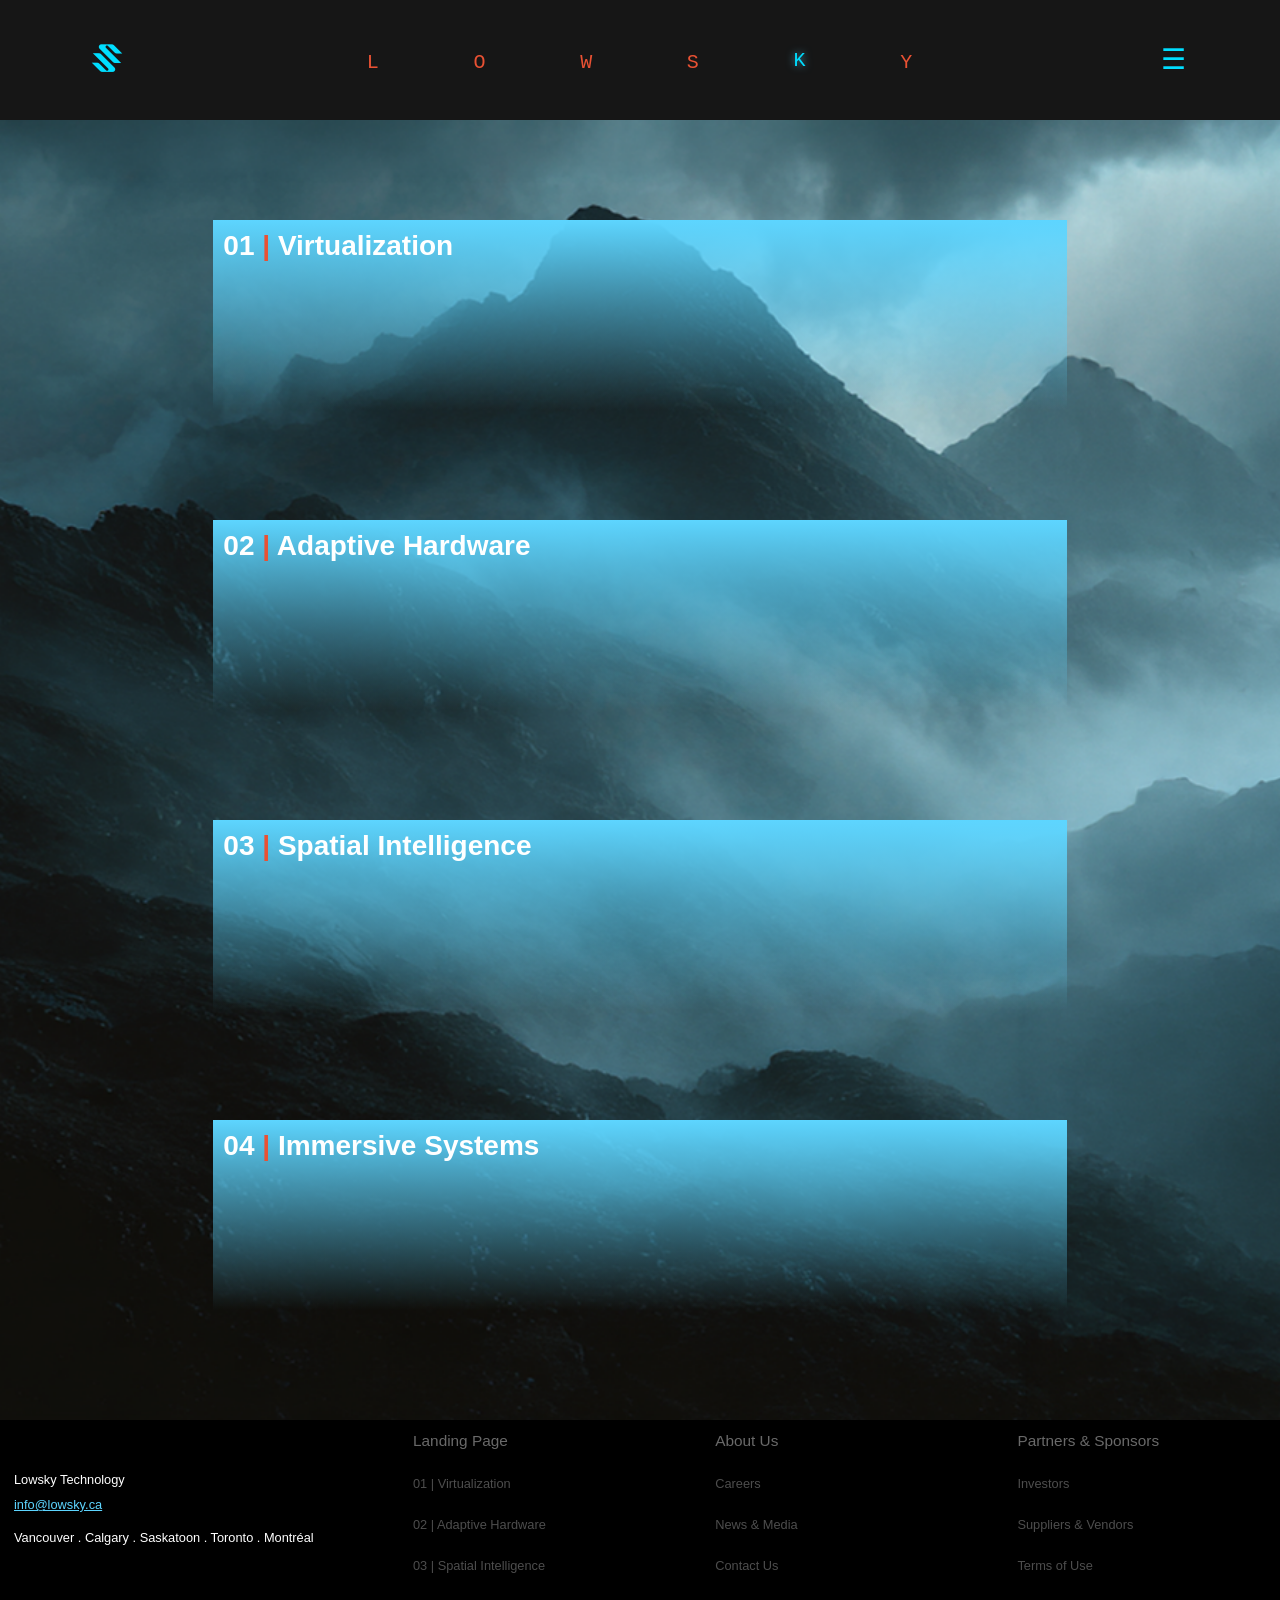
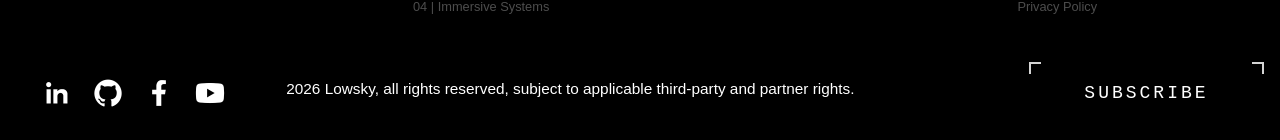
<file: kernels.html>
<!DOCTYPE html>
<html lang="en">

<!-- ================= KERNELS ================= -->
<head>
    <meta charset="UTF-8">
    <meta name="viewport" content="width=device-width, initial-scale=1.0">
    <title>Lowsky</title>
    <link rel="stylesheet" href="style.css">
</head>
	
<body class="page-kernels">

<!-- ================================== SECTION 1: HEADER ================================== -->
    <header class="page-nav">
		
<!-- ================= 1A: LOGO ================= -->
		<a href="stampede.html" class="nav-logo-link">
			<img 
	    		src="logo_s-mono_c-deff_s-XS_t-100.png"
        		alt="Lowsky logo"
        		class="nav-logo">
    	</a>
<!-- ================= 1B: NAV TABLE ================= -->		
    	<nav class="nav-table">
        	<span class="nav-border-left"></span>
			<a href="index.html" class="nav-item">
			<span class="nav-letter">L</span>
			</a>
    		<a href="operations.html" class="nav-item">
			<span class="nav-letter">O</span>
			</a>
    		<a href="wardens.html" class="nav-item">		
			<span class="nav-letter">W</span>
			</a>
			<a href="simulations.html" class="nav-item">
			<span class="nav-letter">S</span>
			</a>
			<a href="kernels.html" class="nav-item active">	
			<span class="nav-letter">K</span>
			</a>
			<a href="yottabytes.html" class="nav-item"> 		
			<span class="nav-letter">Y</span>
			</a>
			<span class="nav-border-right"></span>
    	</nav>
		
<!-- ================= 1C: HAM MENU ================= -->		
    	<button class="hamburger-menu" aria-label="Open menu">
        	☰
    	</button>
	</header>
	
<!-- ================================== SECTION 2: MAIN ================================== -->
    <main class="page-frame">
        <div class="image-overlay">
		</div>
		<div class="sidebarleft"> 
		</div>
		<div class="sidebarright"> 
		</div>
		
		<div class="c3810r234">
			<sh1> 01
			<span class="h1org"> |</span>
			Virtualization
			</sh1>			
		</div>
		<div class="c3810r537">
			<sh1> 02
			<span class="h1org"> |</span>
			Adaptive Hardware
			</sh1>			
		</div>
		<div class="c3810r8310">
			<sh1> 03
			<span class="h1org"> |</span>
			Spatial Intelligence
			</sh1>			
		</div>		
		<div class="c3810r11313">
			<sh1> 04
			<span class="h1org"> |</span>
			Immersive Systems
			</sh1>			
		</div>
		
    </main>
	
<!-- ================================== SECTION 3: FOOTER ================================== -->
<section class="area area-4">

    <footer class="site-footer">
        
		<div class="footer-top">			
  
			<!-- COLUMN 1 -->
            <div class="footer-column footer-brand">
                <div class="footer-brand-bottom">
                    <p>Lowsky Technology</p>
                    <a href="mailto:info@lowsky.ca">info@lowsky.ca</a>
					<br></br>
                    <p>Vancouver . Calgary . Saskatoon . Toronto . Montréal</p>
                </div>
            </div>
   
			<!-- COLUMN 2 -->
            <div class="footer-column">
                <a href="index.html"><f1>Landing Page</f1></a>
                <a href="#">01 | Virtualization</a>
                <a href="#">02 | Adaptive Hardware</a>
                <a href="#">03 | Spatial Intelligence</a>
                <a href="#">04 | Immersive Systems</a>
            </div>

			<!-- COLUMN 3 -->
            <div class="footer-column">
                <a href="#"><f1>About Us</f1></a>
                <a href="#">Careers</a>
                <a href="#">News &amp; Media</a>
                <a href="#">Contact Us</a>
            </div>			
 
			<!-- COLUMN 4 -->
            <div class="footer-column">
                <a href="#"><f1>Partners &amp; Sponsors</f1></a>
                <a href="#">Investors</a>
                <a href="#">Suppliers &amp; Vendors</a>                
				<a href="#">Terms of Use</a>
                <a href="#">Privacy Policy</a>
            </div>
        </div>
        
		<div class="footer-bottom">

            <!-- SOCIAL ICON AREA -->
            <div class="footer-social">
                <a href="#">
					<img src="whtrs_link-1.png" alt="LinkedIn">
				</a>
                <a href="#">
					<img src="whtrs_gith-1.png" alt="GitHub">
				</a>
                 <a href="#">
					<img src="whtrs_fb-1.png" alt="Facebook">
				</a>
                <a href="#">
					<img src="whtrs_yt-1.png" alt="YouTube">
				</a>
                <!--
				<a href="mailto:info@lowsky.ca">
					<img src="whtrs_email-1.png" alt="E-Mail">
				</a>
				-->
            </div> 

            <!-- COPYRIGHT -->
            <div class="footer-copyright">
                <p>2026 Lowsky, all rights reserved, subject to applicable third-party and partner rights.</p>
            </div>
			
			<!-- SUBSCRIBE -->
            <div class="footer-subscribe">
                <button class="subscribe-button">
                    SUBSCRIBE
                </button>
            </div>

        </div>
    </footer>

</section>
	
</body>
</html>
</file>
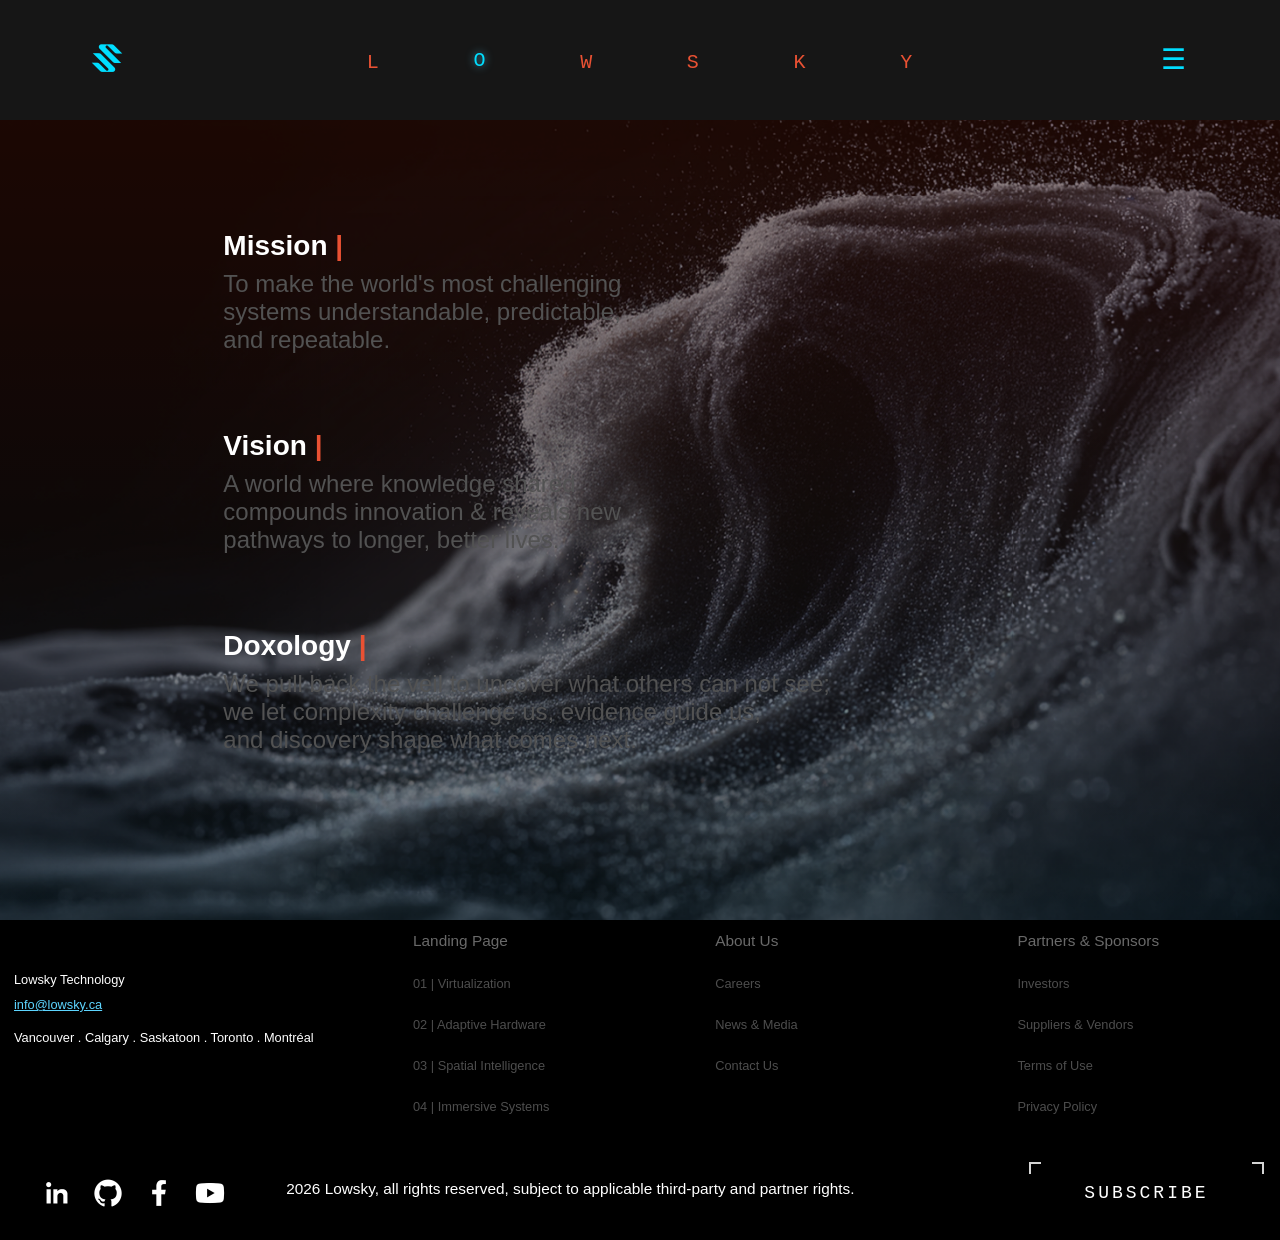
<file: operations.html>
<!DOCTYPE html>
<html lang="en">

<!-- ================= OPS ================= -->
<head>
    <meta charset="UTF-8">
    <meta name="viewport" content="width=device-width, initial-scale=1.0">
    <title>Lowsky</title>
    <link rel="stylesheet" href="style.css">
</head>
	
<body class="page-operations">

<!-- ================================== SECTION 1: HEADER ================================== -->
    <header class="page-nav">
		
<!-- ================= 1A: LOGO ================= -->
		<a href="stampede.html" class="nav-logo-link">
			<img 
	    		src="logo_s-mono_c-deff_s-XS_t-100.png"
        		alt="Lowsky logo"
        		class="nav-logo">
    	</a>
<!-- ================= 1B: NAV TABLE ================= -->		
    	<nav class="nav-table">
        	<span class="nav-border-left"></span>
			<a href="index.html" class="nav-item">
			<span class="nav-letter">L</span>
			</a>
    		<a href="operations.html" class="nav-item active">
			<span class="nav-letter">O</span>
			</a>
    		<a href="wardens.html" class="nav-item">		
			<span class="nav-letter">W</span>
			</a>
			<a href="simulations.html" class="nav-item">
			<span class="nav-letter">S</span>
			</a>
			<a href="kernels.html" class="nav-item">	
			<span class="nav-letter">K</span>
			</a>
			<a href="yottabytes.html" class="nav-item"> 		
			<span class="nav-letter">Y</span>
			</a>
			<span class="nav-border-right"></span>
    	</nav>
		
<!-- ================= 1C: HAM MENU ================= -->		
    	<button class="hamburger-menu" aria-label="Open menu">
        	☰
    	</button>
	</header>
	
<!-- ========================================================================================================================================== -->
<!-- =========================================================== SECTION 2: MAIN =========================================================== -->
<!-- ========================================================================================================================================== -->
    <main class="page-frame">
        <div class="image-overlay">
		</div>
		<div class="sidebarleft"> 
		</div>
		<div class="sidebarright"> 
		</div>

		<!-- MISSION STATEMENT ===================================================== -->
		<div class="Text-32x4x2"> 
			<h1>
				Mission <span class="h1org"> |</span>
				<br><h3 class="h3.hover">To make the world's most challenging systems
				understandable, predictable, and repeatable.</h3>
			</h1>
		</div>
		
		<!-- VISION STATEMENT ===================================================== -->
		<div class="Text-34x4x2">
			<h1>
				Vision <span class="h1org"> |</span>
				<br><h3 class="h3.hover">A world where knowledge shared compounds innovation &
				reveals new pathways to longer, better lives.</h3>
			</h1>	
		</div>
		
		<!-- DOXOLOGY ============================================================== -->		
		<!-- Leading the evolution of adaptive information driven service & solutions -->
		<div class="Text-36x8x2"> 
			<h1>
				Doxology <span class="h1org"> |</span>
				<br><h3>We pull back the veil to uncover what others can not see;
				<br>we let complexity challenge us, evidence guide us,
				<br>and discovery shape what comes next.</h3>
			</h1>
		</div>
		

    </main>
<!-- ========================================================================================================================================== -->	
<!-- =========================================================== SECTION 3: FOOTER =========================================================== -->
<!-- ========================================================================================================================================== -->
<section class="area area-4">

    <footer class="site-footer">
        
		<div class="footer-top">			
  
			<!-- COLUMN 1 -->
            <div class="footer-column footer-brand">
                <div class="footer-brand-bottom">
                    <p>Lowsky Technology</p>
                    <a href="mailto:info@lowsky.ca">info@lowsky.ca</a>
					<br></br>
                    <p>Vancouver . Calgary . Saskatoon . Toronto . Montréal</p>
                </div>
            </div>
   
			<!-- COLUMN 2 -->
            <div class="footer-column">
                <a href="index.html"><f1>Landing Page</f1></a>
                <a href="#">01 | Virtualization</a>
                <a href="#">02 | Adaptive Hardware</a>
                <a href="#">03 | Spatial Intelligence</a>
                <a href="#">04 | Immersive Systems</a>
            </div>

			<!-- COLUMN 3 -->
            <div class="footer-column">
                <a href="#"><f1>About Us</f1></a>
                <a href="#">Careers</a>
                <a href="#">News &amp; Media</a>
                <a href="#">Contact Us</a>
            </div>			
 
			<!-- COLUMN 4 -->
            <div class="footer-column">
                <a href="#"><f1>Partners &amp; Sponsors</f1></a>
                <a href="#">Investors</a>
                <a href="#">Suppliers &amp; Vendors</a>                
				<a href="#">Terms of Use</a>
                <a href="#">Privacy Policy</a>
            </div>
        </div>
        
		<div class="footer-bottom">

            <!-- SOCIAL ICON AREA -->
            <div class="footer-social">
                <a href="#">
					<img src="whtrs_link-1.png" alt="LinkedIn">
				</a>
                <a href="#">
					<img src="whtrs_gith-1.png" alt="GitHub">
				</a>
                 <a href="#">
					<img src="whtrs_fb-1.png" alt="Facebook">
				</a>
                <a href="#">
					<img src="whtrs_yt-1.png" alt="YouTube">
				</a>
                <!--
				<a href="mailto:info@lowsky.ca">
					<img src="whtrs_email-1.png" alt="E-Mail">
				</a>
				-->
            </div> 

            <!-- COPYRIGHT -->
            <div class="footer-copyright">
                <p>2026 Lowsky, all rights reserved, subject to applicable third-party and partner rights.</p>
            </div>
			
			<!-- SUBSCRIBE -->
            <div class="footer-subscribe">
                <button class="subscribe-button">
                    SUBSCRIBE
                </button>
            </div>

        </div>
    </footer>

</section>
	
</body>
</html>
</file>
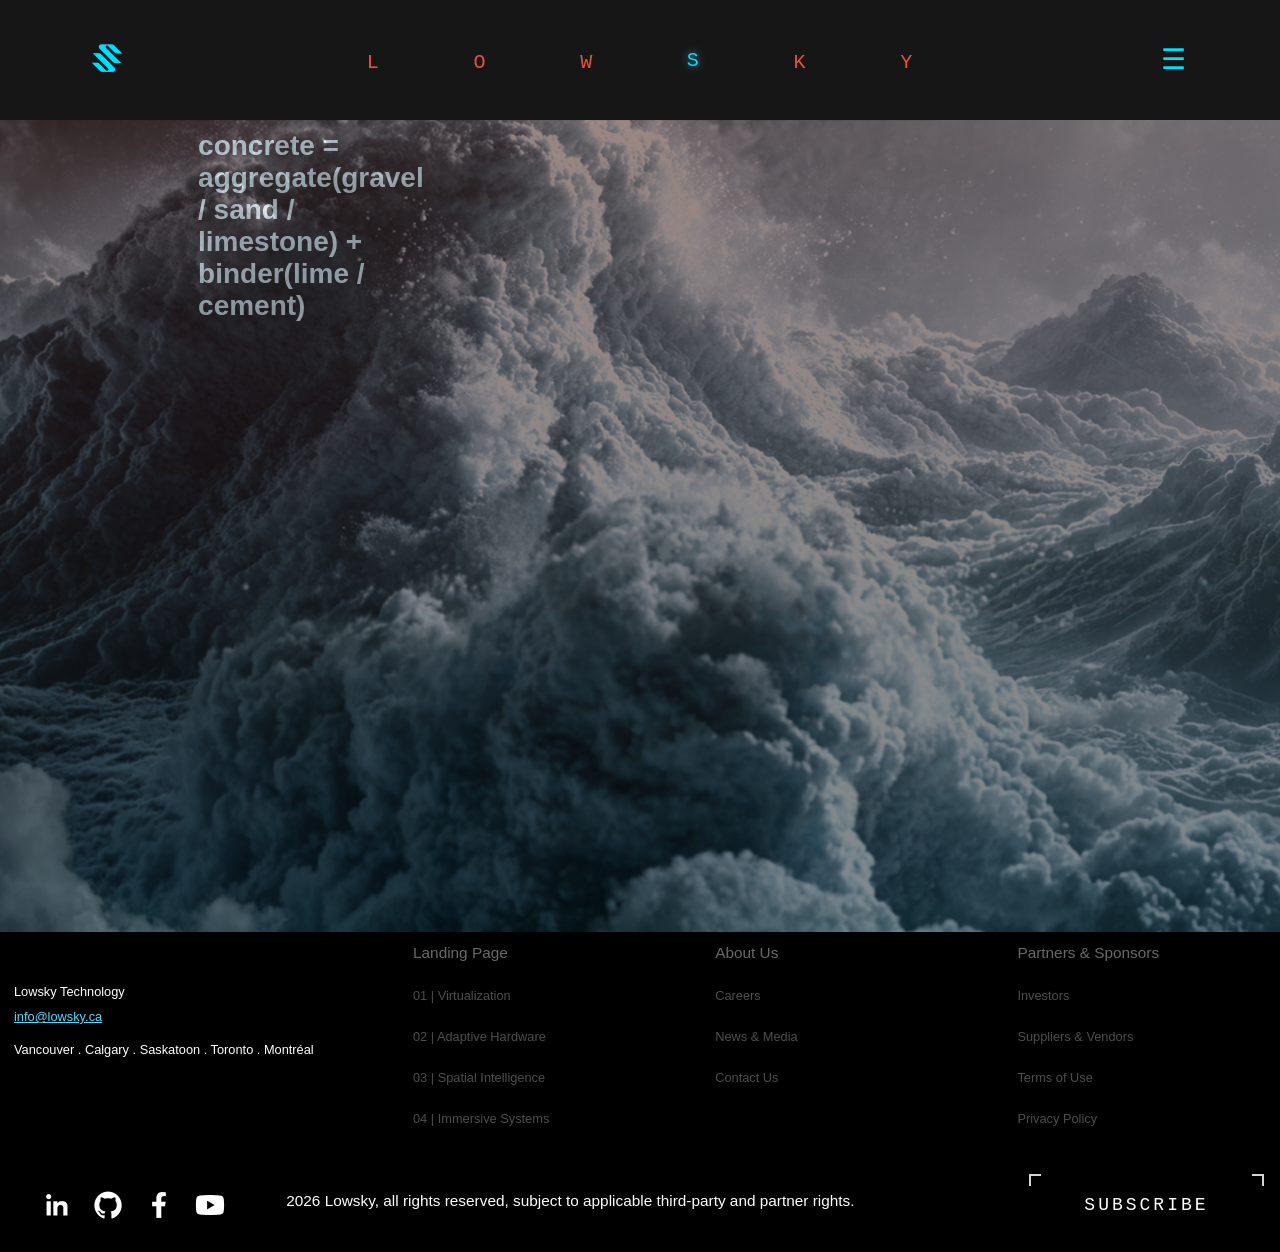
<file: simulations.html>
<!DOCTYPE html>
<html lang="en">

<!-- ================= SIMULATIONS ================= -->
<head>
    <meta charset="UTF-8">
    <meta name="viewport" content="width=device-width, initial-scale=1.0">
    <title>Mesh Model</title>
    <link rel="stylesheet" href="style.css">
</head>
	
<body class="page-simulations">

<!-- ========================================================================================================================================================================================= -->	
<!-- SECTION 1: HEAD ========================================================================================================================================================================= -->
<!-- ========================================================================================================================================================================================= -->

	<header class="page-nav">
		
<!-- ================= 1A: LOGO ================= -->
		<a href="stampede.html" class="nav-logo-link">
			<img 
	    		src="logo_s-mono_c-deff_s-XS_t-100.png"
        		alt="Lowsky logo"
        		class="nav-logo">
    	</a>
<!-- ================= 1B: NAV TABLE ================= -->		
    	<nav class="nav-table">
        	<span class="nav-border-left"></span>
			<a href="index.html" class="nav-item">
			<span class="nav-letter">L</span>
			</a>
    		<a href="operations.html" class="nav-item">
			<span class="nav-letter">O</span>
			</a>
    		<a href="wardens.html" class="nav-item">		
			<span class="nav-letter">W</span>
			</a>
			<a href="simulations.html" class="nav-item active">
			<span class="nav-letter">S</span>
			</a>
			<a href="kernels.html" class="nav-item">	
			<span class="nav-letter">K</span>
			</a>
			<a href="yottabytes.html" class="nav-item"> 		
			<span class="nav-letter">Y</span>
			</a>
			<span class="nav-border-right"></span>
    	</nav>
		
<!-- ================= 1C: HAM MENU ================= -->		
    	<button class="hamburger-menu" aria-label="Open menu">
        	☰
    	</button>
	</header>
	
<!-- ========================================================================================================================================================================================= -->	
<!-- SECTION 2: MAIN ======++================================================================================================================================================================= -->
<!-- ========================================================================================================================================================================================= -->
	
    <main class="page-frame">
        <div class="image-overlay">
		</div>
		<div class="sidebarleft"> 
		</div>
		<div class="sidebarright"> 
		</div>

		<sh1>
			concrete = aggregate(gravel / sand / limestone) + binder(lime / cement)
		</sh1>


		
    </main>
	
	
<!-- ========================================================================================================================================================================================= -->	
<!-- SECTION 3: FOOTER ======================================================================================================================================================================= -->
<!-- ========================================================================================================================================================================================= -->
	
<section class="area area-4">

    <footer class="site-footer">
        
		<div class="footer-top">			
  
			<!-- COLUMN 1 -->
            <div class="footer-column footer-brand">
                <div class="footer-brand-bottom">
                    <p>Lowsky Technology</p>
                    <a href="mailto:info@lowsky.ca">info@lowsky.ca</a>
					<br></br>
                    <p>Vancouver . Calgary . Saskatoon . Toronto . Montréal</p>
                </div>
            </div>
   
			<!-- COLUMN 2 -->
            <div class="footer-column">
                <a href="index.html"><f1>Landing Page</f1></a>
                <a href="#">01 | Virtualization</a>
                <a href="#">02 | Adaptive Hardware</a>
                <a href="#">03 | Spatial Intelligence</a>
                <a href="#">04 | Immersive Systems</a>
            </div>

			<!-- COLUMN 3 -->
            <div class="footer-column">
                <a href="#"><f1>About Us</f1></a>
                <a href="#">Careers</a>
                <a href="#">News &amp; Media</a>
                <a href="#">Contact Us</a>
            </div>			
 
			<!-- COLUMN 4 -->
            <div class="footer-column">
                <a href="#"><f1>Partners &amp; Sponsors</f1></a>
                <a href="#">Investors</a>
                <a href="#">Suppliers &amp; Vendors</a>                
				<a href="#">Terms of Use</a>
                <a href="#">Privacy Policy</a>
            </div>
        </div>
        
		<div class="footer-bottom">

            <!-- SOCIAL ICON AREA -->
            <div class="footer-social">
                <a href="#">
					<img src="whtrs_link-1.png" alt="LinkedIn">
				</a>
                <a href="#">
					<img src="whtrs_gith-1.png" alt="GitHub">
				</a>
                 <a href="#">
					<img src="whtrs_fb-1.png" alt="Facebook">
				</a>
                <a href="#">
					<img src="whtrs_yt-1.png" alt="YouTube">
				</a>
                <!--
				<a href="mailto:info@lowsky.ca">
					<img src="whtrs_email-1.png" alt="E-Mail">
				</a>
				-->
            </div> 

            <!-- COPYRIGHT -->
            <div class="footer-copyright">
                <p>2026 Lowsky, all rights reserved, subject to applicable third-party and partner rights.</p>
            </div>
			
			<!-- SUBSCRIBE -->
            <div class="footer-subscribe">
                <button class="subscribe-button">
                    SUBSCRIBE
                </button>
            </div>

        </div>
    </footer>

</section>

<!-- =================================================================================================================== -->
<!-- ================================== SECTION 4: JAVASCRIPT AFTER ALL HTML ELEMENTS ================================== -->
		<script src="mesh.js">
		</script>

</body>
</html>
</file>
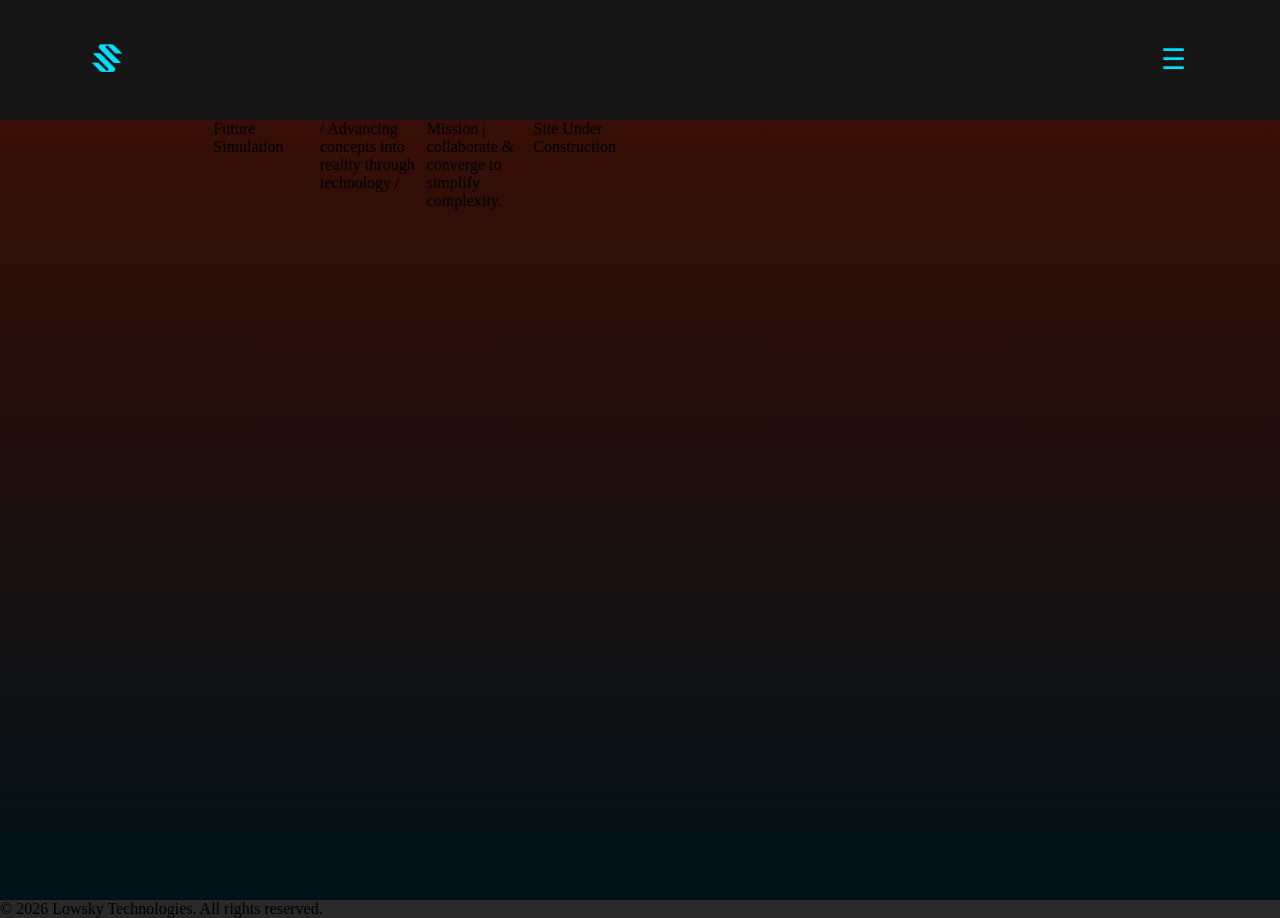
<file: stampede.html>
<!DOCTYPE html>
<html lang="en">

<!-- ================= STAMPEDE ================= -->
<head>
    <meta charset="UTF-8">
    <meta name="viewport" content="width=device-width, initial-scale=1.0">
    <title>Lowsky</title>
    <link rel="stylesheet" href="style.css">
</head>
	
<body class="page-stampede">

<!-- ================================== SECTION 1: HEADER ================================== -->
    <header class="page-nav">
		
<!-- ================= 1A: LOGO ================= -->
		<a href="stampede.html" class="nav-logo-link">
			<img 
	    		src="logo_s-mono_c-deff_s-XS_t-100.png"
        		alt="Lowsky logo"
        		class="nav-logo">
    	</a>
<!-- ================= 1B: NAV TABLE ================= -->		
    	<nav class="nav-table">
		<div class="compass-viewport">
			<div class="compass-track" id="compassTrack">
			</div>
		</div>

		<div class="mhm" aria-hidden="true">
			<div class="mhm-line">
			</div>
		</div>
    	</nav>
		
<!-- ================= 1C: HAM MENU ================= -->		
    	<button class="hamburger-menu" aria-label="Open menu">
        	☰
    	</button>
	</header>
	
<!-- ================================== SECTION 2: MAIN ================================== -->
    <main class="page-frame">
        <div class="image-overlay">
		</div>
		<div class="sidebarleft">
			<!-- space for drop down menu -->
		</div>
		<div class="sidebarright">
			<!-- space for right side -->
		</div>
		
		<div class="Animate-5x8"> Future Simulation
		</div>
		
		<div class="Text-A-3x2"> <h1-org>/ Advancing concepts into reality through technology /</h1-org>
		</div>
		
		<div class="Text-B-3x2"> <h1-wht>Mission</h1-wht> |
		<br><h1-wht>collaborate & converge to simplify complexity.</h1-wht>
		</div>
		
		<div class="Text-C-3x4"> Site Under Construction 
		</div>
    </main>
	
<!-- ================================== SECTION 3: FOOTER ================================== -->
    <footer class="page-footer">
        &copy; 2026 Lowsky Technologies. All rights reserved.
	</footer>
	
</body>
</html>
</file>
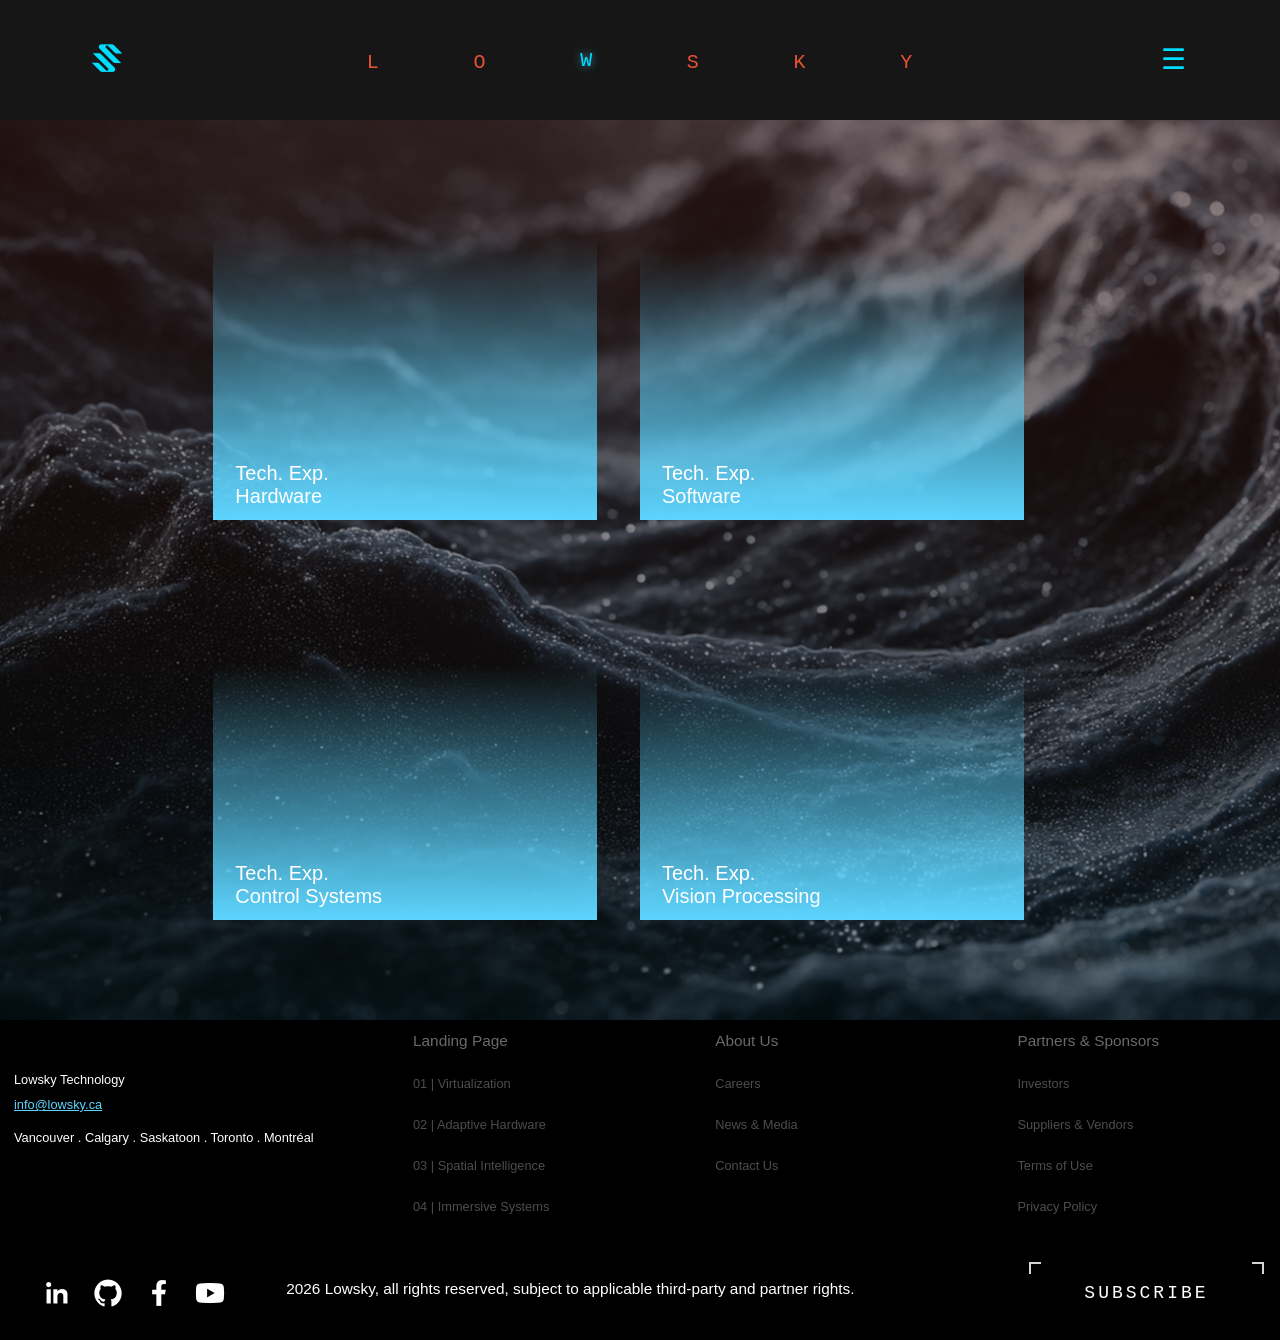
<file: wardens.html>
<!DOCTYPE html>
<html lang="en">

<!-- ================= WARDENS ================= -->
<head>
    <meta charset="UTF-8">
    <meta name="viewport" content="width=device-width, initial-scale=1.0">
    <title>Lowsky</title>
    <link rel="stylesheet" href="style.css">
</head>

<!-- ========================================================================================================================================================================================= -->	
<!-- SECTION 1: HEAD ======++================================================================================================================================================================= -->
<!-- ========================================================================================================================================================================================= -->
	
<body class="page-wardens">
    <header class="page-nav">
		
<!-- ================= 1A: LOGO ================= -->
		<a href="stampede.html" class="nav-logo-link">
			<img 
	    		src="logo_s-mono_c-deff_s-XS_t-100.png"
        		alt="Lowsky logo"
        		class="nav-logo">
    	</a>
<!-- ================= 1B: NAV TABLE ================= -->		
    	<nav class="nav-table">
        	<span class="nav-border-left"></span>
			<a href="index.html" class="nav-item">
			<span class="nav-letter">L</span>
			</a>
    		<a href="operations.html" class="nav-item">
			<span class="nav-letter">O</span>
			</a>
    		<a href="wardens.html" class="nav-item active">		
			<span class="nav-letter">W</span>
			</a>
			<a href="simulations.html" class="nav-item">
			<span class="nav-letter">S</span>
			</a>
			<a href="kernels.html" class="nav-item">	
			<span class="nav-letter">K</span>
			</a>
			<a href="yottabytes.html" class="nav-item"> 		
			<span class="nav-letter">Y</span>
			</a>
			<span class="nav-border-right"></span>
    	</nav>
		
<!-- ================= 1C: HAM MENU ================= -->		
    	<button class="hamburger-menu" aria-label="Open menu">
        	☰
    	</button>
	</header>
	
<!-- ========================================================================================================================================================================================= -->	
<!-- SECTION 2: MAIN ======++================================================================================================================================================================= -->
<!-- ========================================================================================================================================================================================= -->
	
	<main class="page-frame">
        <div class="image-overlay">
		</div>
		<div class="sidebarleft"> 
		</div>
		<div class="sidebarright"> 
		</div>

		<div class="teamimg-c324r334">
			<t1>Tech. Exp.
			</br>Hardware</t1>
		</div>
		<div class="teamimg-c526r334">
			<t1>Tech. Exp.
			</br>Software</t1>
		</div>
		<div class="teamimg-c728r334">
			<t1>Tech. Exp.
			</br>Control Systems</t1>			
		</div>
		<div class="teamimg-c9210r334">
			<t1>Tech. Exp.
			</br>Vision Processing</t1>			
		</div>		
    </main>
	
<!-- ========================================================================================================================================================================================= -->	
<!-- SECTION 3: FOOTER ======================================================================================================================================================================= -->
<!-- ========================================================================================================================================================================================= -->
	
<section class="area area-4">

    <footer class="site-footer">
        
		<div class="footer-top">			
  
			<!-- COLUMN 1 -->
            <div class="footer-column footer-brand">
                <div class="footer-brand-bottom">
                    <p>Lowsky Technology</p>
                    <a href="mailto:info@lowsky.ca">info@lowsky.ca</a>
					<br></br>
                    <p>Vancouver . Calgary . Saskatoon . Toronto . Montréal</p>
                </div>
            </div>
   
			<!-- COLUMN 2 -->
            <div class="footer-column">
                <a href="index.html"><f1>Landing Page</f1></a>
                <a href="#">01 | Virtualization</a>
                <a href="#">02 | Adaptive Hardware</a>
                <a href="#">03 | Spatial Intelligence</a>
                <a href="#">04 | Immersive Systems</a>
            </div>

			<!-- COLUMN 3 -->
            <div class="footer-column">
                <a href="#"><f1>About Us</f1></a>
                <a href="#">Careers</a>
                <a href="#">News &amp; Media</a>
                <a href="#">Contact Us</a>
            </div>			
 
			<!-- COLUMN 4 -->
            <div class="footer-column">
                <a href="#"><f1>Partners &amp; Sponsors</f1></a>
                <a href="#">Investors</a>
                <a href="#">Suppliers &amp; Vendors</a>                
				<a href="#">Terms of Use</a>
                <a href="#">Privacy Policy</a>
            </div>
        </div>
        
		<div class="footer-bottom">

            <!-- SOCIAL ICON AREA -->
            <div class="footer-social">
                <a href="#">
					<img src="whtrs_link-1.png" alt="LinkedIn">
				</a>
                <a href="#">
					<img src="whtrs_gith-1.png" alt="GitHub">
				</a>
                 <a href="#">
					<img src="whtrs_fb-1.png" alt="Facebook">
				</a>
                <a href="#">
					<img src="whtrs_yt-1.png" alt="YouTube">
				</a>
                <!--
				<a href="mailto:info@lowsky.ca">
					<img src="whtrs_email-1.png" alt="E-Mail">
				</a>
				-->
            </div> 

            <!-- COPYRIGHT -->
            <div class="footer-copyright">
                <p>2026 Lowsky, all rights reserved, subject to applicable third-party and partner rights.</p>
            </div>
			
			<!-- SUBSCRIBE -->
            <div class="footer-subscribe">
                <button class="subscribe-button">
                    SUBSCRIBE
                </button>
            </div>

        </div>
    </footer>

</section>
	
</body>
</html>
</file>
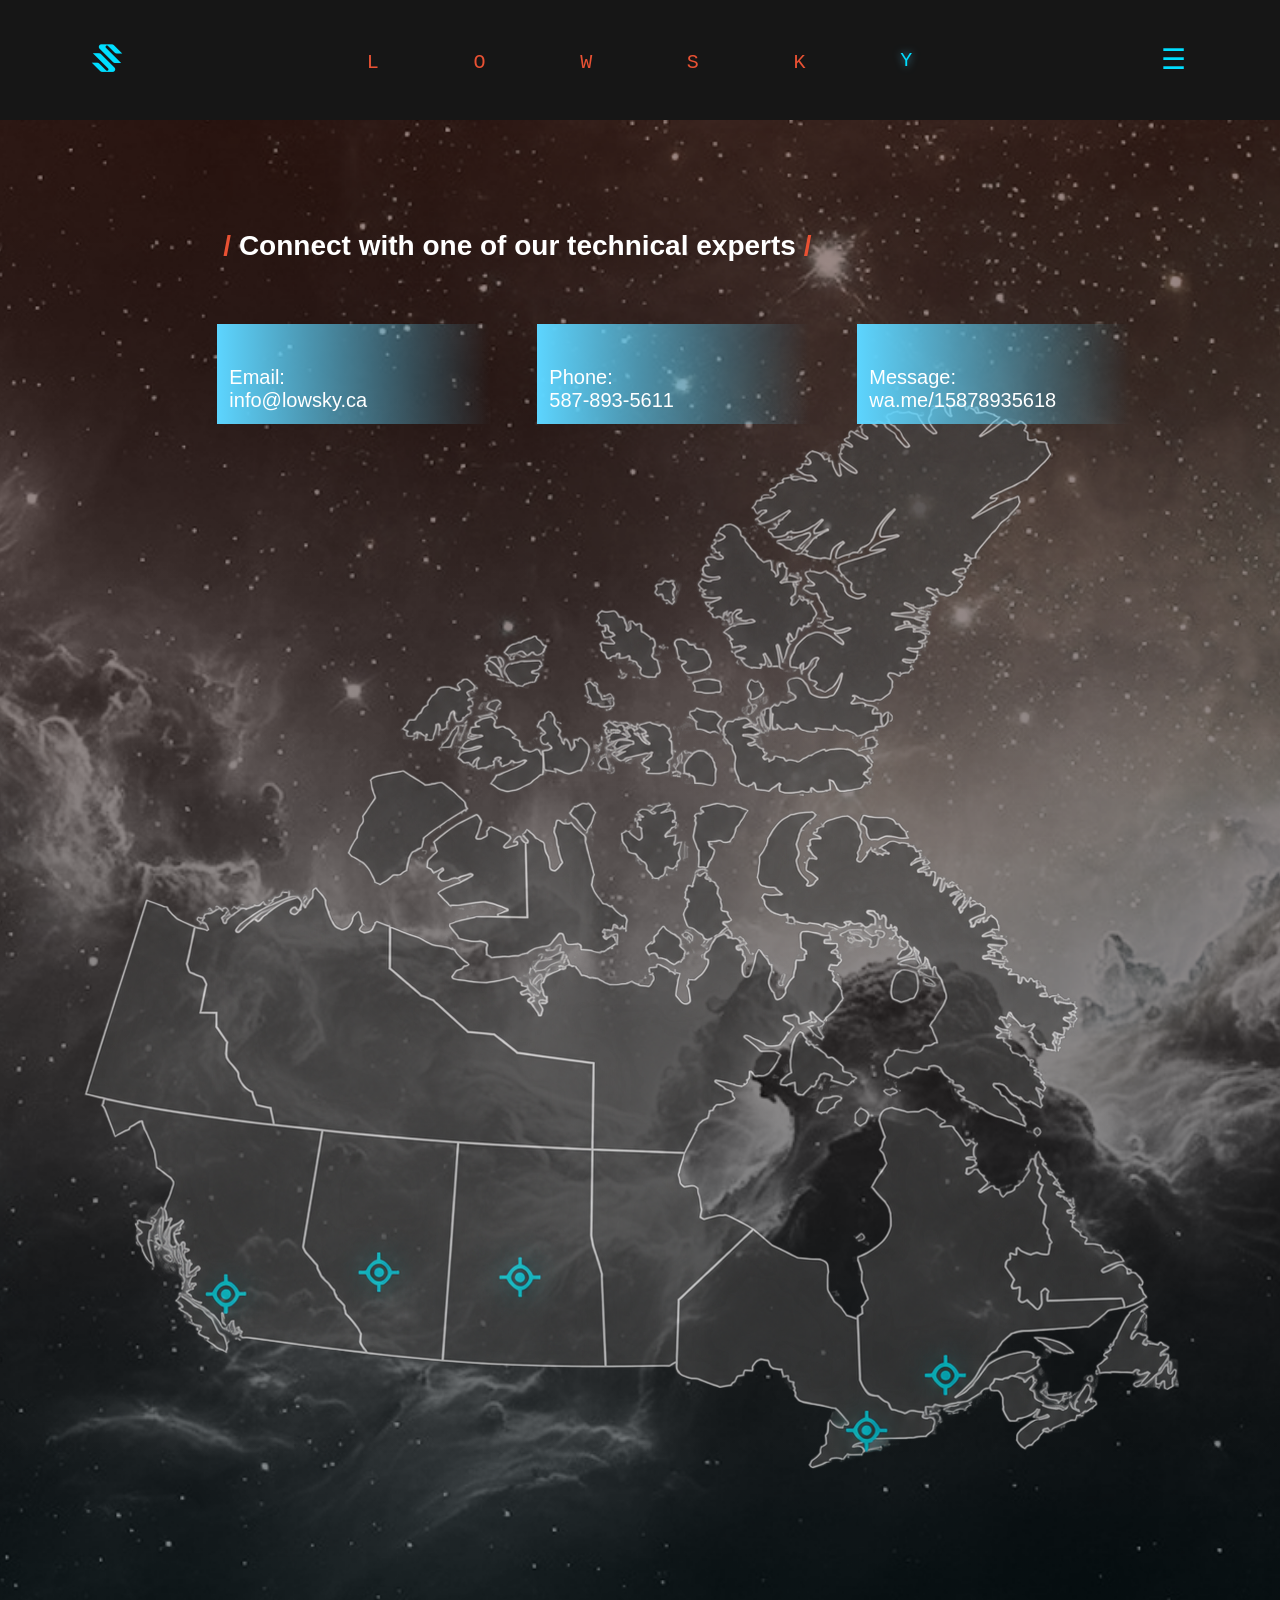
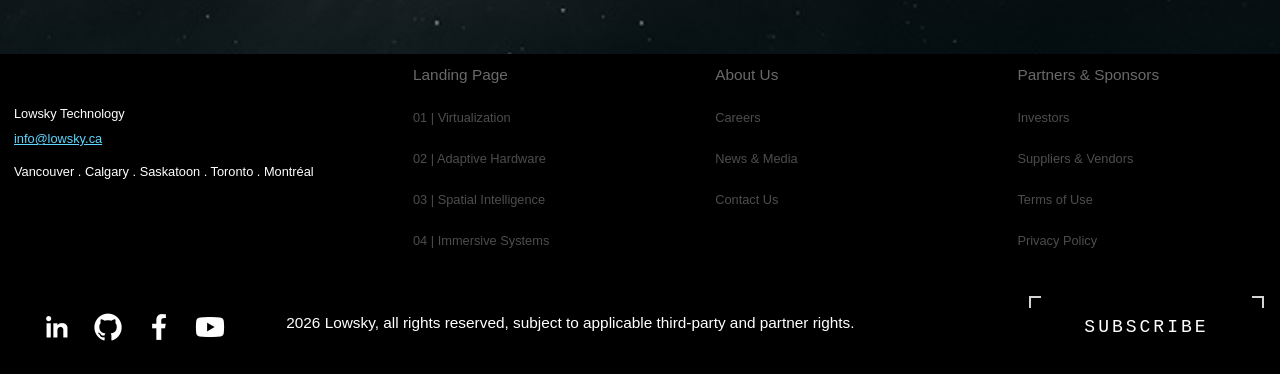
<file: yottabytes.html>
<!DOCTYPE html>
<html lang="en">

<!-- ================= YOTTABYTES ================= -->
<head>
    <meta charset="UTF-8">
    <meta name="viewport" content="width=device-width, initial-scale=1.0">
    <title>Lowsky</title>
    <link rel="stylesheet" href="style.css">
</head>
	
<!-- ========================================================================================================================================================================================= -->	
<!-- SECTION 1: HEAD ======++================================================================================================================================================================= -->
<!-- ========================================================================================================================================================================================= -->	
<body class="page-yottabytes">
    <header class="page-nav">
		
<!-- ================= 1A: LOGO ================= -->
		<a href="stampede.html" class="nav-logo-link">
			<img 
	    		src="logo_s-mono_c-deff_s-XS_t-100.png"
        		alt="Lowsky logo"
        		class="nav-logo">
    	</a>
<!-- ================= 1B: NAV TABLE ================= -->		
    	<nav class="nav-table">
        	<span class="nav-border-left"></span>
			<a href="index.html" class="nav-item">
			<span class="nav-letter">L</span>
			</a>
    		<a href="operations.html" class="nav-item">
			<span class="nav-letter">O</span>
			</a>
    		<a href="wardens.html" class="nav-item">		
			<span class="nav-letter">W</span>
			</a>
			<a href="simulations.html" class="nav-item">
			<span class="nav-letter">S</span>
			</a>
			<a href="kernels.html" class="nav-item">	
			<span class="nav-letter">K</span>
			</a>
			<a href="yottabytes.html" class="nav-item active"> 		
			<span class="nav-letter">Y</span>
			</a>
			<span class="nav-border-right"></span>
    	</nav>
		
<!-- ================= 1C: HAM MENU ================= -->		
    	<button class="hamburger-menu" aria-label="Open menu">
        	☰
    	</button>
	</header>

<!-- ========================================================================================================================================================================================= -->	
<!-- SECTION 2: MAIN ======++================================================================================================================================================================= -->
<!-- ========================================================================================================================================================================================= -->
	
    <main class="page-frame">
        <div class="image-overlay">
		</div>
		<div class="sidebarleft"> 
		</div>
		<div class="sidebarright"> 
		</div>
		
		<div class="Text-c3810r223">
			<h1>
				<span class="h1org">/ </span>
				Connect with one of our technical experts
				<span class="h1org">/ </span>
			</h1>
		</div>
		
		<div class="loc-c469r267"> 
			<a href="#">
				<img src="CanMap_Partners2.png" alt="Map of Canada Partners" style="opacity: 0.69;">
			</a>
		</div>	
		
		<div class="cont-c335r324"> 
			<t1>Email:
			<br>info@lowsky.ca</t1>
		</div>

		<div class="cont-c335r526"> 
			<t1>Phone:
			<br>587-893-5611</t1>
		</div>
		
		<div class="cont-c335r728"> 
			<t1>Message:
			<br>wa.me/15878935618</t1>
		</div>
    </main>
	
<!-- ========================================================================================================================================================================================= -->	
<!-- SECTION 3: FOOTER ======================================================================================================================================================================= -->
<!-- ========================================================================================================================================================================================= -->
	
	<section class="area area-4">

    <footer class="site-footer">
        
		<div class="footer-top">			
  
			<!-- COLUMN 1 -->
            <div class="footer-column footer-brand">
                <div class="footer-brand-bottom">
                    <p>Lowsky Technology</p>
                    <a href="mailto:info@lowsky.ca">info@lowsky.ca</a>
					<br></br>
                    <p>Vancouver . Calgary . Saskatoon . Toronto . Montréal</p>
                </div>
            </div>
   
			<!-- COLUMN 2 -->
            <div class="footer-column">
                <a href="index.html"><f1>Landing Page</f1></a>
                <a href="#">01 | Virtualization</a>
                <a href="#">02 | Adaptive Hardware</a>
                <a href="#">03 | Spatial Intelligence</a>
                <a href="#">04 | Immersive Systems</a>
            </div>

			<!-- COLUMN 3 -->
            <div class="footer-column">
                <a href="#"><f1>About Us</f1></a>
                <a href="#">Careers</a>
                <a href="#">News &amp; Media</a>
                <a href="#">Contact Us</a>
            </div>			
 
			<!-- COLUMN 4 -->
            <div class="footer-column">
                <a href="#"><f1>Partners &amp; Sponsors</f1></a>
                <a href="#">Investors</a>
                <a href="#">Suppliers &amp; Vendors</a>                
				<a href="#">Terms of Use</a>
                <a href="#">Privacy Policy</a>
            </div>
        </div>
        
		<div class="footer-bottom">

            <!-- SOCIAL ICON AREA -->
            <div class="footer-social">
                <a href="#">
					<img src="whtrs_link-1.png" alt="LinkedIn">
				</a>
                <a href="#">
					<img src="whtrs_gith-1.png" alt="GitHub">
				</a>
                 <a href="#">
					<img src="whtrs_fb-1.png" alt="Facebook">
				</a>
                <a href="#">
					<img src="whtrs_yt-1.png" alt="YouTube">
				</a>
                <!--
				<a href="mailto:info@lowsky.ca">
					<img src="whtrs_email-1.png" alt="E-Mail">
				</a>
				-->
            </div> 

            <!-- COPYRIGHT -->
            <div class="footer-copyright">
                <p>2026 Lowsky, all rights reserved, subject to applicable third-party and partner rights.</p>
            </div>
			
			<!-- SUBSCRIBE -->
            <div class="footer-subscribe">
                <button class="subscribe-button">
                    SUBSCRIBE
                </button>
            </div>

        </div>
    </footer>

</section>
	
</body>
</html>
</file>
<file: style.css>
/* ===================== GLOBAL VARIABLES =====================
** LAYOUT
	parent = top level attributes
	child = inherits parent attributes
	margin: space outside an element, separates elements from other elements (defined by margin) [t,r,b,l] = [top, right, bottom, left]
	border: space between the outter margin and the inner padding, customizable line or 'frame' that wraps the padding (defined by border)
	padding: space inside an element, used to increase clickable/visible area without changing content size (defined by padding)
	content: inner most area with text, images, etc. (defined by width & height)
	box-sizing: used to include the padding & the border (defined by witdth & height)
	z-index: controls the depth of elements, which elements appear in-front and which appear behind on another (top, 30, 20, 10, 0, bot)
	content-box = sets dimensionalization of content by content-box (no padding, no border, no margin) * DEFAULT
	border-box = sets dimensionalization of content by border-box (yes padding, yes border, no margin)
	<div> stack natrually ontop of each other.
	<br> paragraph break

*** FLEX
	flex = element is a block-lvel flex container ** MOST COMMON **
	ORDERING & ORIENTATION | flex-direction | flex-wrap | flex-flow | order
	ALIGNMENT | justify-content | align-item, align-self | align-content (flex-start, flex-end, center, space-between, space-around)
	FLEXIBILITY | flex-grow | flex-shrink | flex-basis | flex	

** best practice is to use the default font size of the user's device
	vw: Viewport Width (percentage of browser width, ex: 1vw = 1% of width)
	vh: Viewport Height (percentage of browser height, ex: 1vh = 1% of height)
	rem: Root em (font size of the root element of the document)

	** previous variables used for sizing:
	em: Electronic Measure (relative units to a selected font size, ex: 2in font, 1em = 2in)
	ex: Electronic X-height (relative units to the height of a font's lowercase letters)
	px: Pixel (relative pixel units dependant on type of device being used, CSS 1px = 1/96th of an inch)
	pt: Point (inherited from typography, represented in physical units: cm, mm, in, etc.)
	pc: Pica (inherited from typography, represented in physical units: cm, mm, in, etc.)

** POSITION for text, images, content, etc: (start, left, center, right, end, justify [distributed equally])
	text-align: controls text alignment
	align-items: aligns items (grid or flex) along the cross axis (vertical in a row)
	justify-content: aligns items (grid or flex) along the main axis (horizontal in a row)
	align-content: aligns multiple lines of flex/grid items along the cross axis

** FONTS
    font: size/line-height, style, variant, weight, stretch, family
	font-weight: 100 (thin), 400 (normal), 700 (bold), 900 (extra-bold)
    serif = flourishes with small details on the ends of strokes
    sans-serif = simple strokes
    monospace = every character has the same width
    cursive = emulate handwriting, flowing strokes
    fantasy = intended to be decorative

** DISPLAY
	inline = element is inline with element - like <span>
	inline-table = element displayed as an inline-level table (with horz. padding)
	inline-block = element displayed wrt to page borders, inline-row (with horz. padding + b/w spacing)
	inline-flex = element displayed wrt to page borders, inline-row (with horz. padding + vert. padding)
	inline-grid = element displayed wrt to page borders, inline-column (with horz. padding + vert. padding)
	block = element is a block element, starts a new line and takes up width - like <p>
	contents = container dissapears, making the child elements children of the element next level up
	grid = element is a block-level grid container (use divisible sizing, most common is 12)
	list-item = element behave like a list - like <li>
	table = element behaves like <table>
	table-caption = element behaves like <caption>
	table-column-group = behave like <colgroup>
	table-header-group = behave like <thead>
	table-footer-group = behave like <tfoot>
	table-row-group = behave like <tfoot>
	table-cell = behave like <td>
	table-column = behave like <col>
	table-row = behave like <tr>
	run-in = behaves by running into the next element
	absolute = 
	relative = 

	overflow: auto, clip, scroll, hidden, visible, 

COLORS:
	FFFFFF = White
	808080 = Gray, Mid
	000000 = Black
	E95133 = Tangerine // comp: 33CBE9
	00DEFF = Lowsky Blue // comp: FF2200


*/
/* ===================================================================== GLOBAL RESET ===================================================================== */
* {
    margin: 0;
    padding: 0;
    box-sizing: border-box;
}

:root {
	--font-digital: "Digital-7", monospace;
	--font-system: "Segoe UI", Arial, sans-serif;
	--font-mono: "Courier New", monospace;
	--font-exo: "Exo 2", sans-serif;

/* ===================================================================== PAGE FOUNDATION ===================================================================== */
body {
    min-height: 80vh;
	margin: 0;
    overflow-x: hidden;
	overflow-y: auto;
	background: #292929;
}
.page-index { --page-rows:8;}
.page-operations { --page-rows:8;}
.page-wardens { --page-rows:9;}
.page-simulations { --page-rows:7;}
.page-kernels { --page-rows:13;}
.page-yottabytes { --page-rows:8;}
	
/* ===================== HEADERS ===================== */
p {
	font-size: clamp(14px, 1.2vw, 22px);
	font-style: normal; 
	font-weight: 250; 
	font-family: 'Aptos', sans-serif; 
	color: #FFFFFF;
	margin: 0 0 clamp(2px, 0.6vw, 12px) 0;
}

h1 { 
	font-size: clamp(28px, 1.3vw, 48px);
	font-style: normal; 
	font-weight: 600; 
	font-family: 'Aptos', sans-serif; 
	color: #FFFFFF;
	margin: 0 0 8px 0;
}

.h1org { 
	color: #E95133;
	margin: 0;
}

h2 { 
	font: 20px; 
	font-style: normal; 
	font-weight: 150; 
	font-family: 'Georgia', serif; 
	color: #808080;
	margin: 0 0 0 0;
}
	
h3 { 
	font-size: clamp(24px, 1.3vw, 38px);
	font-style: normal; 
	font-weight: 300; 
	font-family: 'Aptos', sans-serif; 
	color: #525252;
	transition: color 0.2s ease;
	margin: 0 0 8px 0;
}
h3:hover {
	color: #EBEBEB;
}
	
f1 { 
	font-size: clamp(12px, 1.2vw, 24px);
	font-style: normal; 
	font-weight: 300; 
	color: #696969;
	margin: 0 0 0 0;
}

t1 { 
	font-size: clamp(20px, 1.1vw, 24px);
	font-style: normal; 
	font-weight: 450; 
	font-family: 'Aptos', sans-serif; 
	color: #FFFFFF;
	margin: 0 12px 12px 12px;
	align-self: end;
	text-align: left;
}
sh1 { 
	font-size: clamp(28px, 1.3vw, 48px);
	font-style: normal; 
	font-weight: 600; 
	font-family: 'Aptos', sans-serif; 
	color: #FFFFFF;
	margin: 10px 10px 10px 10px;
}	
/* ===================================================================================================================================================== */
/* ===================================================================== SECTION 1: ==================================================================== */
/* ===================================================================================================================================================== */

/* ===================== NAVIGATION BAR ===================== */
.page-nav {
	z-index: 100;
	position: sticky;
	top: 0;
	margin: 0 auto;
	width: 100%;
	min-height: 120px;
    display: grid;
    grid-template-columns: repeat(12, 1fr);
	align-items: center;
	align-self: center;
    justify-self: center;
	background: #161616;
}

/* ===================== LOGO ===================== */
.nav-logo-link {
    z-index: 25;
	grid-column: 1 / span 2;
	display: inline;
	justify-content: center;
	align-items: center;
	justify-self: center;
	align-self: center;
}
.nav-logo {
	width: clamp(32px, 2.4vw, 72px);
    height: auto;
}


/* ===================== NAV TABLE ===================== */ 
.nav-table {
    z-index: 25;
    margin-top: 5px; 
	grid-column: 3 / span 8;  
	justify-self: center;
	align-self: center;
	
    display: grid;
	grid-template-columns:
        repeat(8, 1fr);
    place-items: center;
    
	width: 100%;

    font-family: 'digital-7', monospace;
    font-size: clamp(20px, 1.3vw, 72px);
    letter-spacing: 0.28em;
    color: #E95133;
}


/* ===================== NAV ITEMS ===================== */
.nav-item {
    z-index: 25;
	display: grid;
    align-items: center;
    justify-items: center;

    width: 100%;
    min-width: 0;

    color: #E95133;
    text-decoration: none;
    transition:
        color 0.2s ease,
        text-shadow 0.2s ease,
        transform 0.2s ease;
}

.nav-letter {
    z-index: 25;
	display: flex;
    align-items: center;
    justify-content: center;
	
    width: 100%;
	line-height: 1;

	font-size: clamp(20px, 84px);
    letter-spacing: 0.05em;
}

.nav-item:hover,
.nav-item.active {
    color: #00DEFF;
    text-shadow:
        0 0 8px rgba(93,213,255,0.7);
    transform: translateY(-2px);
}

.nav-border-left,
.nav-border-right {
    z-index: 25;
	display: flex;
	align-self: center;
    align-items: center;
    justify-content: center;

	font-size: clamp(28px, 1.2vw, 108px);
    line-height: 1;
}

/* ===================== HAMBURGER MENU ===================== */
.hamburger-menu {
    z-index: 25;
/*	grid-column: 11 / span 2;
	display: flex;  */
	grid-column: 11 / span 2;    
	justify-content: center;
	align-items: center;
	justify-self: center;
	align-self: center;

    background: none;
	border: none;
	outline: none;
	box-shadow: none;
	padding: 0;
	cursor: pointer;
	
    transition:
        transform 0.2s ease,
        opacity 0.2s ease;
	
    font-size: clamp(26px, 2.2vw, 48px);
	color: #00DEFF;
    line-height: 1;
}

.hamburger-menu:hover {
	transform: scale(1.08);
    opacity: 0.85;
}

@media (max-width: 400px) {
    .nav-table {
        display: none;
	}
}
/* ===================================================================================================================================================== */
/* ===================================================================== SECTION 2: ==================================================================== */
/* ===================================================================================================================================================== */

/* ===================== MAIN PAGE ===================== */
.page-frame {
    z-index: 10;
	position: relative;	
	width: min(100%, 2560px);
    min-height: calc(100vh - 120px);
	margin: 0 auto;
    display: grid;
    grid-template-columns:repeat(12, 1fr);
    grid-template-rows:repeat(var(--page-rows),minmax(100px,auto));
    border: 0px solid #00DEFF;
	background: linear-gradient(to bottom,#380E06 0%,#001218 100%);
    overflow: visible;
}

/* ===================== FRAME-GRID =====================
	   | 1 | 2 | 3 | 4 | 5 | 6 | 7 | 8 | 9 | 10 | 11 | 12
	 1 | ------------------ nav-bar ----------------------  
	 2 | sr  sr  -------------------------------  sr   sr
	 3 | sr  sr  -------------------------------  sr   sr
	 4 | sr  sr  -------------------------------  sr   sr
	 5 | sr  sr  -------------------------------  sr   sr
	 6 | sr  sr  -------------------------------  sr   sr
	 7 | sr  sr  -------------------------------  sr   sr
	 8 | sr  sr  -------------------------------  sr   sr
	 9 | sr  sr  -------------------------------  sr   sr
	10 | ------------------ footer ----------------------

/* ===================== IMAGE OVERLAY ===================== */
.image-overlay {
    z-index: 8;
    position: absolute;
    top: 0;
    left: 0;
    width: 100%;
    height: 100%;

	background-size: cover;
    background-position: center top;
    background-repeat: no-repeat;
	
    pointer-events: none;
}

/* ===================== SIDEBARS ===================== */
.sidebarleft {
	z-index: 18;
	display: grid;
	grid-column: 1 / span 2;
	grid-row: 1 / span 8;
	border: 0px solid #00DEFF;
	background: none;
	font: 20px; 
	font-style: normal; 
	font-weight: 200; 
	font-family: 'Verdana', sans-serif; 
	color: #3D3D3D;
}
.sidebarright {
	z-index: 18;
	display: grid;
	grid-column: 11 / span 2;
	grid-row: 1 / span 8;
	border: 0px solid #00FF00;
	background: none;
	font: 20px; 
	font-style: normal; 
	font-weight: 200; 
	font-family: 'Verdana', sans-serif; 
	color: #3D3D3D;
}
/* ===================================================================================================================================================== */
/* ===================================================================== SUB-AREAS ===================================================================== */
/* ===================================================================================================================================================== */

/* ===================== ANIMATION WINDOWS ===================== */
.Ani-32x4x6 {
	z-index: 16;
	display: grid;	
	grid-column: 3 / span 4;
	grid-row: 2 / span 6;

	width: 100%;
    height: 100%;
	margin: 10px;
	border: 2px solid #E95133;
	padding: 10px;
	overflow: hidden;
}
.Ani-62x5x5 {
	z-index: 16;
	display: grid;	
	grid-column: 6 / span 5;
	grid-row: 2 / span 5;

	width: 100%;
    height: 100%;
	margin: 10px;	
	border: 2px solid #E95133;
	padding: 10px;
	overflow: hidden;	
}
.Ani-32x8x5 {
	z-index: 16;
	display: grid;	
	grid-column: 3 / span 8;
	grid-row: 2 / span 5;

	width: 100%;
    height: 100%;
	margin: 10px;
	border: 2px solid #E95133;
	padding: 10px;
	overflow: hidden;
}
.Ani-c6510r245 {
	z-index: 16;
	display: grid;	
	grid-column: 6 / span 5;
	grid-row: 2 / span 4;

	width: 100%;
    height: 100%;
	margin: 10px;
	border: 0px solid #E95133;
	padding: 10px;
	overflow: hidden;
}

/* ===================== FRAME-GRID =====================
	   | 1 | 2 | 3 | 4 | 5 | 6 | 7 | 8 | 9 | 10 | 11 | 12
	 1 | ------------------ nav-bar ----------------------  
	 2 | sr  sr  -------------------------------  sr   sr
	 3 | sr  sr  -------------------------------  sr   sr
	 4 | sr  sr  -------------------------------  sr   sr
	 5 | sr  sr  -------------------------------  sr   sr
	 6 | sr  sr  -------------------------------  sr   sr
	 7 | sr  sr  -------------------------------  sr   sr
	 8 | sr  sr  -------------------------------  sr   sr
	 9 | sr  sr  -------------------------------  sr   sr
	10 | ------------------ footer ----------------------
	
/* ===================== TEXT WINDOWS ===================== */
.Text-31x8x1 {
	z-index: 18;
	display: grid;
	grid-column: 3 / span 8;
	grid-row: 2 / span 1;

	width: 100%;
    height: 100%;
	grid-auto-rows: max-content;
	align-content: start;
	gap: 0;
	border: 0px solid #E95133;
	padding: 10px;
	overflow: hidden;
}
.Text-32x4x2 {
	z-index: 18;
	display: grid;
	grid-column: 3 / span 4;
	grid-row: 2 / span 2;

	width: 100%;
    height: 100%;
	grid-auto-rows: max-content;
	align-content: start;
	gap: 0;
	border: 0px solid #FF08FF;
	padding: 10px;
	overflow: hidden;
}
.Text-34x4x2 {
	z-index: 18;
	display: grid;
	grid-column: 3 / span 4;
	grid-row: 4 / span 2;

	width: 100%;
    height: 100%;
	grid-auto-rows: max-content;
	align-content: start;
	gap: 0;
	border: 0px solid #FF08FF;
	padding: 10px;
	overflow: hidden;
}
.Text-36x8x2 {
	z-index: 18;
	display: grid;
	grid-column: 3 / span 8;
	grid-row: 6 / span 2;

	width: 100%;
    height: 100%;
	grid-auto-rows: max-content;
	align-content: start;
	gap: 0;
	border: 0px solid #FF08FF;
	padding: 10px;
	overflow: hidden;
}	
.HeadText-c3810r223 {
	z-index: 18;
	display: grid;
	grid-column: 3 / span 8;
	grid-row: 2 / span 2;

	width: 100%;
    height: 100%;
	text-align: right;
	border: 0px solid #FF08FF;
	padding: 10px;
	overflow: hidden;
}
.Text-74x4x2 {
	z-index: 18;
	display: grid;
	grid-column: 7 / span 4;
	grid-row: 4 / span 2;
	
	width: 100%;
    height: 100%;
	text-align: right;
	border: 0px solid #FFFB08;
	padding: 10px;
	overflow: hidden;
}
.Map-c357r469 {
	z-index: 18;
	display: grid;
	grid-column: 3 / span 5;
	grid-row: 4 / span 4;
	
	width: 100%;
    height: 100%;
	text-align: right;
	border: 0px solid #FFFB08;
	padding: 10px;
	overflow: hidden;
}
.Map-c8310r469 {
	z-index: 18;
	display: grid;
	grid-column: 8 / span 3;
	grid-row: 4 / span 4;
	
	width: 100%;
    height: 100%;
	text-align: right;
	border: 0px solid #DDDB08;
	padding: 10px;
	overflow: hidden;
}

.Text-37x8x2 {
	z-index: 18;
	display: grid;
	grid-column: 3 / span 8;
	grid-row: 7 / span 2;
	
	width: 100%;
    height: 100%;
	border: 0px solid #FFFB08;
	padding: 10px;
	overflow: hidden;
}
/* ===================================================================================================================================================== */		
/* ===================== YOTTABYTES - CONTACT WINDOWS ===================== */	
.Text-c3810r223 {
	z-index: 20;
	display: grid;
	grid-column: 3 / span 8;
	grid-row: 2 / span 1;

	width: 100%;
    height: 100%;
	grid-auto-rows: max-content;
	align-content: start;
	gap: 0;
	border: 0px solid #E95133;
	padding: 10px;
	overflow: hidden;
}
.loc-c469r267 {
	z-index: 8;
	display: grid;
	grid-column: 4 / span 6;
	grid-row: 2 / span 6;
	
	justify-content: center;
	align-items: center;
	justify-self: center;
	align-self: center;
	
	width: 100%;
    height: 100%;
	border: 0px solid #5DD5FF;
	overflow: visible;
}
.cont-c335r324 {
	z-index: 18;
	display: grid;
	grid-column: 3 / span 3;
	grid-row: 3 / span 1;

	width: 90%;
    height: 100%;
	background: linear-gradient(to left, rgb(93, 213, 255,0) 5%,rgb(93, 213, 255,1) 100%);
	border: 0px solid #5DD5FF;
	margin: 4px 0 0 4px;
	overflow: auto;
}
.cont-c335r526 {
	z-index: 18;
	display: grid;
	grid-column: 6 / span 3;
	grid-row: 3 / span 1;

	width: 90%;
    height: 100%;
	background: linear-gradient(to left, rgb(93, 213, 255,0) 5%,rgb(93, 213, 255,1) 100%);	
	border: 0px solid #5DD5FF;
	margin: 4px 0 0 4px;
	overflow: auto;
}
.cont-c335r728 {
	z-index: 18;
	display: grid;
	grid-column: 9 / span 3;
	grid-row: 3 / span 1;

	width: 90%;
    height: 100%;
	background: linear-gradient(to left, rgb(93, 213, 255,0) 5%,rgb(93, 213, 255,1) 100%);
	border: 0px solid #5DD5FF;
	margin: 4px 0 0 4px;
	overflow: auto;
}
/* ===================== FRAME-GRID =====================
	   | 1 | 2 | 3 | 4 | 5 | 6 | 7 | 8 | 9 | 10 | 11 | 12
	 1 | ------------------ nav-bar ----------------------  
	 2 | sr  sr  -------------------------------  sr   sr
	 3 | sr  sr  -------------------------------  sr   sr
	 4 | sr  sr  -------------------------------  sr   sr
	 5 | sr  sr  -------------------------------  sr   sr
	 6 | sr  sr  -------------------------------  sr   sr
	 7 | sr  sr  -------------------------------  sr   sr
	 8 | sr  sr  -------------------------------  sr   sr
	 9 | sr  sr  -------------------------------  sr   sr
	10 | ------------------ footer ----------------------
/* ===================================================================================================================================================== */	
/* ===================== PRODUCTS - SERVICES ===================== */	
.prd-c324r436 {
	z-index: 12;
	display: grid;
	grid-column: 3 / span 3;
	grid-row: 4 / span 3;

	width: 90%;
    height: 100%;
	background: linear-gradient(to bottom, rgb(93, 213, 255,0) 25%,rgb(93, 213, 255,1) 100%);
	border: 0px solid #5DD5FF;
	box-shadow: 0 12px 35px rgba(0,0,0,0.45)
	margin: 0 10px 0 10px;
	overflow: hidden;
}
.prd-c627r436 {
	z-index: 12;
	display: grid;
	grid-column: 6 / span 3;
	grid-row: 4 / span 3;

	width: 90%;
    height: 100%;
	background: linear-gradient(to bottom, rgb(93, 213, 255,0) 25%,rgb(93, 213, 255,1) 100%);
	border: 0px solid #5DD5FF;
	box-shadow: 0 12px 35px rgba(0,0,0,0.45)
	margin: 0 0 0 0;
	overflow: hidden;
}
.prd-c9210r436 {
	z-index: 12;
	display: grid;
	grid-column: 9 / span 3;
	grid-row: 4 / span 3;

	width: 90%;
    height: 100%;
	background: linear-gradient(to bottom, rgb(93, 213, 255,0) 25%,rgb(93, 213, 255,1) 100%);
	border: 0px solid #5DD5FF;
	box-shadow: 0 12px 35px rgba(0,0,0,0.45)
	margin: 0 50px 0 50px;
	overflow: hidden;
}

/* ===================== FRAME-GRID =====================
	   | 1 | 2 | 3 | 4 | 5 | 6 | 7 | 8 | 9 | 10 | 11 | 12
	 1 | ------------------ nav-bar ----------------------  
	 2 | sr  sr  -------------------------------  sr   sr
	 3 | sr  sr  -------------------------------  sr   sr
	 4 | sr  sr  -------------------------------  sr   sr
	 5 | sr  sr  -------------------------------  sr   sr
	 6 | sr  sr  -------------------------------  sr   sr
	 7 | sr  sr  -------------------------------  sr   sr
	 8 | sr  sr  -------------------------------  sr   sr
	 9 | sr  sr  -------------------------------  sr   sr
	10 | ------------------ footer ----------------------
/* ===================================================================================================================================================== */	
/* ===================== WARDEN - TEAM STRUCTURE ===================== */	
.teamimg-c324r334 {
	z-index: 18;
	display: grid;
	grid-column: 3 / span 4;
	grid-row: 2 / span 3;
	width: 90%;
    height: 100%;
	background: linear-gradient(to bottom, rgb(93, 213, 255,0) 5%,rgb(93, 213, 255,1) 100%);
	border: 0px solid #5DD5FF;
	margin: 0 0 0 0;
	padding: 0 10px 0 10px;
	box-shadow: 0 12px 35px rgba(0,0,0,0.45)
	overflow: hidden;
}
.teamimg-c526r334 {
	z-index: 18;
	display: grid;
	grid-column: 7 / span 4;
	grid-row: 2 / span 3;
	width: 90%;
    height: 100%;
	background: linear-gradient(to bottom, rgb(93, 213, 255,0) 10%,rgb(93, 213, 255,1) 100%);
	border: 0px solid #5DD5FF;
	margin: 0 0 0 0;
	padding: 0 10px 0 10px;
	box-shadow: 0 12px 35px rgba(0,0,0,0.45)
	overflow: hidden;
}	
.teamimg-c728r334 {
	z-index: 18;
	display: grid;
	grid-column: 3 / span 4;
	grid-row: 6 / span 3;
	width: 90%;
    height: 100%;
	background: linear-gradient(to bottom, rgb(93, 213, 255,0) 15%,rgb(93, 213, 255,1) 100%);
	border: 0px solid #5DD5FF;
	margin: 0 0 0 0;
	padding: 0 10px 0 10px;
	box-shadow: 0 12px 35px rgba(0,0,0,0.45)
	overflow: hidden;
}
.teamimg-c9210r334 {
	z-index: 18;
	display: grid;
	grid-column: 7 / span 4;
	grid-row: 6 / span 3;
	width: 90%;
    height: 100%;
	background: linear-gradient(to bottom, rgb(93, 213, 255,0) 15%,rgb(93, 213, 255,1) 100%);
	border: 0px solid #5DD5FF;
	margin: 0 0 0 0;
	padding: 0 10px 0 10px;
	box-shadow: 0 12px 35px rgba(0,0,0,0.45)
	overflow: hidden;
}
/* ===================== FRAME-GRID =====================
	   | 1 | 2 | 3 | 4 | 5 | 6 | 7 | 8 | 9 | 10 | 11 | 12
	 1 | ------------------ nav-bar ----------------------  
	 2 | sr  sr  -------------------------------  sr   sr
	 3 | sr  sr  -------------------------------  sr   sr
	 4 | sr  sr  -------------------------------  sr   sr
	 5 | sr  sr  -------------------------------  sr   sr
	 6 | sr  sr  -------------------------------  sr   sr
	 7 | sr  sr  -------------------------------  sr   sr
	 8 | sr  sr  -------------------------------  sr   sr
	 9 | sr  sr  -------------------------------  sr   sr
	 n | ------------------ footer ----------------------
/* ===================================================================================================================================================== */		
/* ===================== KERNELS - PRODUCT SERVICES ===================== */	
	
.c3810r234 {
	z-index: 12;
	display: grid;
	grid-column: 3 / span 8;
	grid-row: 2 / span 2;

	width: 100%;
    height: 100%;
	background: linear-gradient(to top, rgb(93, 213, 255,0) 5%,rgb(93, 213, 255,1) 100%);
	border: 0px solid #5DD5FF;
	box-shadow: 0 12px 35px rgba(0,0,0,0.45)
	overflow: hidden;
}
.c3810r537 {
	z-index: 12;
	display: grid;
	grid-column: 3 / span 8;
	grid-row: 5 / span 2;

	width: 100%;
    height: 100%;
	background: linear-gradient(to top, rgb(93, 213, 255,0) 5%,rgb(93, 213, 255,1) 100%);
	border: 0px solid #5DD5FF;
	box-shadow: 0 12px 35px rgba(0,0,0,0.45)
	overflow: hidden;
}
.c3810r8310 {
	z-index: 12;
	display: grid;
	grid-column: 3 / span 8;
	grid-row: 8 / span 2;

	width: 100%;
    height: 100%;
	background: linear-gradient(to top, rgb(93, 213, 255,0) 5%,rgb(93, 213, 255,1) 100%);
	border: 0px solid #5DD5FF;
	box-shadow: 0 12px 35px rgba(0,0,0,0.45)
	overflow: hidden;
}
.c3810r11313 {
	z-index: 12;
	display: grid;
	grid-column: 3 / span 8;
	grid-row: 11 / span 2;

	width: 100%;
    height: 100%;
	background: linear-gradient(to top, rgb(93, 213, 255,0) 5%,rgb(93, 213, 255,1) 100%);
	border: 0px solid #5DD5FF;
	box-shadow: 0 12px 35px rgba(0,0,0,0.45)
	overflow: hidden;
}		
/* ===================================================================================================================================================== */
/* ====================================================================== FOOTER  ====================================================================== */
/* ===================================================================================================================================================== */

.area-4 {
	grid-area: area4;
    display: block;
    padding: 0;
    border: none;
	background-color: #000000;
	font-family: var(--font-exo);
	overflow: hidden;
}


/* ================================================= FOOTER FRAME ================================================= */

.site-footer {
    position: relative;
	z-index: 20;
	width: 100%;
    display: flex;
    flex-direction: column;
    color: #FFFFFF;
	background: #000000;
	overflow: hidden;
}


/* ================================================== TOP FOOTER ================================================== */

.footer-top {
    display: grid;
    grid-template-columns:
        1.35fr
        1fr
        1fr
        1fr;
    gap: clamp(18px, 2vw, 46px);
    min-height: 225px;
}

.footer-column {
    /* border: 0px solid #00FE2A; */
    padding: 12px 14px;
    display: flex;
    flex-direction: column;
    gap: 26px;
}

.footer-column a {
    color: #4D4D4D;
    text-decoration: none;
    font-size: clamp(12px, 1vw, 18px);
    transition:
        color 0.2s ease,
        text-shadow 0.2s ease;
}

.footer-column a:hover {
    color: #5DD5FF;
    text-shadow:
        0 0 8px rgba(93, 213, 255, 0.5);
}

/* ============================================ WORDMARK / LOCATIONS ============================================ */

.footer-brand {
    position: relative;
}

.footer-brand-bottom {
    margin-top: 12%; 
}

.footer-brand-bottom p {
    font-size: clamp(12px, 1vw, 18px);
    line-height: 1.10;
}

.footer-brand-bottom a {
    color: #5DD5FF;
    text-decoration: underline;
    font-size: clamp(12px, 1vw, 18px);
}


/* ============================================== BRAND / LOCATIONS ============================================== */

.footer-bottom {
    display: grid;
    grid-template-columns:
        1.0fr
        2.65fr
        1.0fr;
    gap: clamp(14px, 1.5vw, 28px);
    margin-top: 15px, 15px, 15px;
    align-items: stretch;
}


/* ================================================ SUBSCRIPTION ================================================ */

.footer-subscribe {
    min-height: 95px;
    display: flex;
    align-items: center;
    /* border: 0px solid #00FE2A; */
    padding: 0 16px;
}

.subscribe-button {
    width: 100%;
    max-width: 290px;
    height: 62px;
    background: transparent;
    color: white;
    border: none;
    position: relative;
    font-family: 'digital-7', monospace;
    font-size: 18px;
    letter-spacing: 3px;
	/* changes the style of the cursor to provide feedback to the user when they hover over the button */
    cursor: pointer; 
}


/* bracket corners */

.subscribe-button::before,
.subscribe-button::after {
    content: "";
    position: absolute;
    width: 10px;
    height: 10px;
    top: 0;
}

.subscribe-button::before {
    left: 0;
    border-top: 2px solid #D4D4D4;
    border-left: 2px solid #D4D4D4;
}

.subscribe-button::after {
    right: 0;
    border-top: 2px solid #D4D4D4;
    border-right: 2px solid #D4D4D4;
}


/* ================================================= COPYRIGHT ================================================= */

.footer-copyright {
    /* border: 0px solid #00FE2A; */
    display: flex;
    flex-direction: column;
    align-items: left;
    justify-content: center;
    text-align: left;
    min-height: 95px;
    font-size: clamp(10px, 1vw, 16px);
}


/* ================================================= SOCIALS ================================================= */

.footer-social {
    border: 0px solid #00FE2A;
    min-height: 95px;
    display: flex;
    align-items: center;
    justify-content: center;
    gap: clamp(10px, 1.5vw, 24px);
    padding: 12px 18px;
}

.footer-social a {
    color: white;
    text-decoration: none;
    font-weight: 500;
    font-size: clamp(10px, 1.3vw, 18px);
}

.footer-social img {
	width: 32px;
	height: 32px;
	object-fit: contain;
	display: block;
}
	
/* ============================================================================================================== */
/* ================================================= ANIMATION ================================================== */
/* ============================================================================================================== */

.image-animation1{
	width: 100%;
	height: 100%;
	object-fit: cover;
	object-position: center;
	display: block;
}
#mesh-container {
	position: absolute;
	inset: 0;
	width: 100%;
	height: 100%;
	overflow: hidden;
/*	transform: translate (-50%,-50%); */
	pinter-events:none;
	opacity:0.8;
}	
#mesh-canvas {
	width: 100%;
	height: 100%;
	display: block;
}
/* ================================================= TERRAIN ================================================= */
/* #terrain-controls {
	display: flex;
	align-items: end;
	gap: 18px;
	padding: 15px 20px;
	background: #050505;
	border-bottom: 1px solid #343434;
	font-family: monospace;
	color: #b5b52a;
}
.control {
	display: flex:
	flex-direction: column;
	gap: 5px;
}
.control label {
	font-size: 11px;
	text-transform: uppercase;
}
.control input,
.control select {
	width: 130px;
	background: #000;
	color: #b5b52a;
	border: 1px solid #55551a;
	padding: 7px;
	font-family: monospace;
}
#generateTerrain {
	height: 34px;
	padding: 0 18px;
	background: #b5b52a;
	color: #000;
	border: none;
	font-family: monospace;
	font-weight: bold;
	cursor: pointer;
}
*/
/* ================================================================================================== TOPOGRAPHIC ================================================================================================== */

.topographic-settings {
	display: flex;
	flex-direction: column;
	gap: 24px;
	width: 530px;
	max-width: 100%;
	background: rgba(2,24,30,0.50);
}
.topo-card {
	box-sizing: border-box;
	width: 100%;
	padding: 10px 20px 20px 20px;
	border: 0px solid rgba(80,135,150,0.65);
	border-radius: 15px;
	background: rgba(2,24,30,0.82);
	box-shadow:
		inset 0 0 30px rgba(0,0,0,0.22),
		0 4px 12px rgba(0,0,0,0.18);
	backdrop-filter: blur(5px);
	-webkit-backdrop-filter: blur(5px);

	font-family: "Exo 2","Aptos",Arial,Sans-serif;
	color: #D8EDF4;
}
.topo-heading {
	display: grid;
	grid-template-columns: 64px 1fr;
	align-items: center;
	margin-bottom: 20px;
}
.topo-heading h2 {
	margin: 0;
	font-size: 27px;
	font-weight: 400;
	letter-spacing: 0;
	color: #f1f8fa;
}
.topo-heading p {
	margin: 5px 0 0 0;
	font-size: 18px;
	font-weight: 400;
	color: #668fa0;
}	
/* ============================================================================================== */
/* ICONS                                                                                          */
/* ============================================================================================== */

.topo-icon {
	display: flex;
	align-items: center;
	justify-content: flex-start;

	width: 55px;
	height: 55px;

	font-size: 48px;
	line-height: 1;
}


.icon-map {
	color: #00d5ff;
}


.icon-position {
	color: #ff6800;
}


.icon-destination {
	color: #ff6800;
}


/* ============================================================================================== */
/* CONTROL AREA                                                                                   */
/* ============================================================================================== */

.topo-controls {
	display: flex;
	flex-direction: column;

	gap: 8px;
}


/* ============================================================================================== */
/* INDIVIDUAL ROW                                                                                 */
/* ============================================================================================== */

.topo-row {
	display: grid;

	grid-template-columns:
		190px
		1fr;

	align-items: center;

	min-height: 51px;
}


.topo-row label {
	font-size: 20px;
	font-weight: 400;

	color: #a9cfdb;
}


/* ============================================================================================== */
/* INPUT + UNIT                                                                                   */
/* ============================================================================================== */

.topo-input {
	display: grid;

	grid-template-columns:
		minmax(0, 200px)
		45px;

	align-items: center;

	gap: 18px;
}


.topo-input input {
	box-sizing: border-box;

	width: 100%;
	height: 48px;

	padding: 0 15px;

	border: 1px solid #416d7d;
	border-radius: 6px;

	outline: none;

	background: rgba(2, 24, 31, 0.88);

	color: #d8edf4;

	font-family: inherit;
	font-size: 19px;

	box-shadow:
		inset 0 0 10px rgba(0, 0, 0, 0.25);

	transition:
		border-color 0.2s ease,
		box-shadow 0.2s ease,
		background 0.2s ease;
}


.topo-input input:hover {
	border-color: #5c93a5;
}


.topo-input input:focus {
	border-color: #00d5ff;

	background: rgba(3, 31, 40, 0.95);

	box-shadow:
		0 0 0 1px rgba(0, 213, 255, 0.20),
		0 0 10px rgba(0, 213, 255, 0.10);
}


.topo-input span {
	font-size: 19px;

	color: #a9cfdb;
}


/* ============================================================================================== */
/* NUMBER INPUT SPINNERS                                                                          */
/* ============================================================================================== */

.topo-input input[type="number"] {
	color-scheme: dark;
}


/* ============================================================================================== */
/* RESPONSIVE                                                                                     */
/* ============================================================================================== */

@media (max-width: 600px) {

	.topographic-settings {
		width: 100%;
		gap: 16px;
	}


	.topo-card {
		padding: 16px 18px 20px 18px;
		border-radius: 15px;
	}


	.topo-heading {
		grid-template-columns: 55px 1fr;
	}


	.topo-heading h2 {
		font-size: 22px;
	}


	.topo-heading p {
		font-size: 15px;
	}


	.topo-row {
		grid-template-columns: 150px 1fr;
	}


	.topo-row label {
		font-size: 17px;
	}


	.topo-input {
		grid-template-columns: 1fr 32px;
		gap: 8px;
	}


	.topo-input input {
		height: 42px;
		font-size: 16px;
	}


	.topo-input span {
		font-size: 16px;
	}

}	
#terrain-container {
	position: relative;
	width: 100%;
	height: 100vh;
	overflow: hidden;
	background: #000000;
}
#terrain-container canvas {
	display: block;
	width: 100%;
	height: 100%;
}

/* ============================================================================================================== */
/* ================================================== PAGE-END ================================================== */
/* ============================================================================================================== */

/* ===================== PAGE-SPECIFIC IMAGES ===================== */
.page-index .image-overlay {background-image: url("img_s-asteroid_t-50.png");}

.page-operations .image-overlay {background-image: url("img_s-sandstorm_t-50.png");}

.page-wardens .image-overlay {background-image: url("img_s-crystals_t-50.png");}

.page-simulations .image-overlay {background-image: url("img_s-clouds_t-50.png");}

.page-kernels .image-overlay {background-image: url("img_s-mountains.png");}

.page-yottabytes .image-overlay {background-image: url("img_s-nebula_t-50.png");}
</file>
